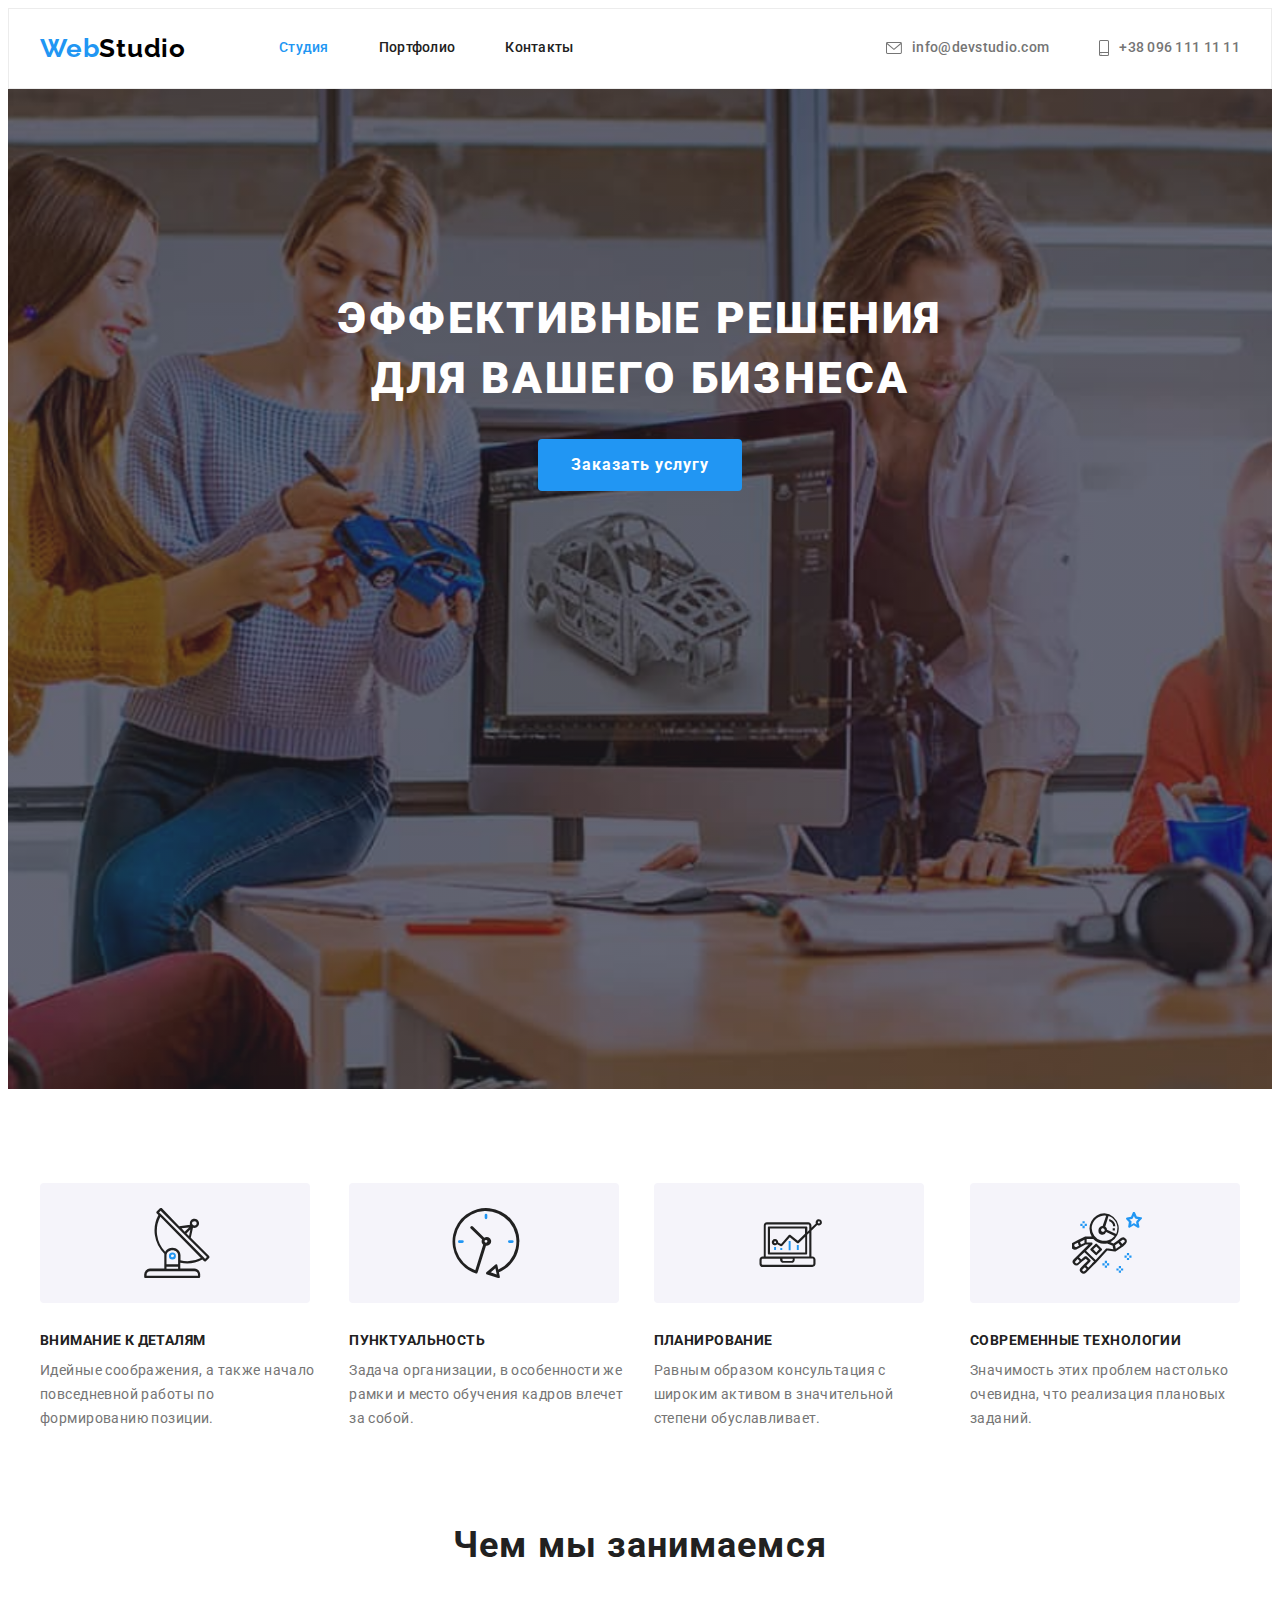
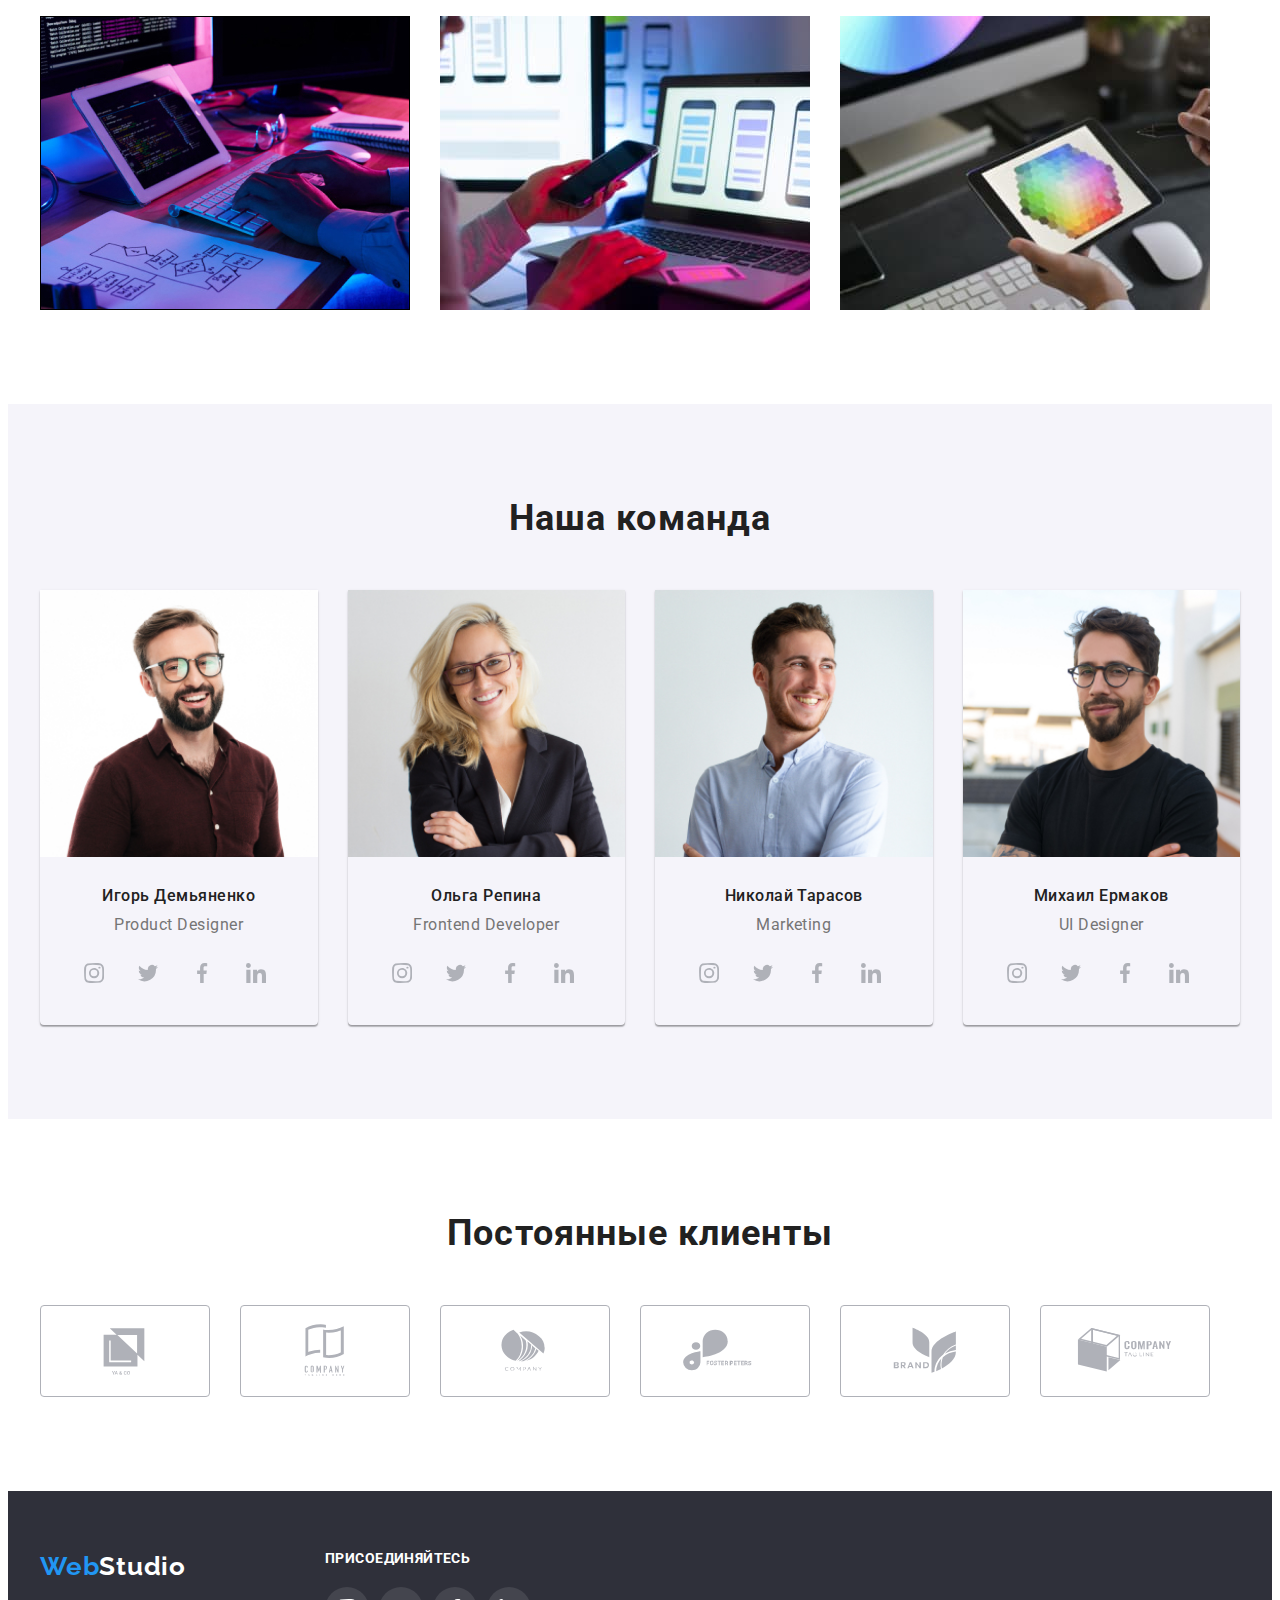
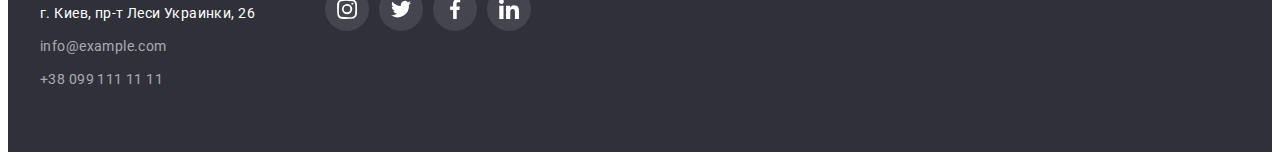
<file: index.html>
<!DOCTYPE html>
<html lang="ru">
<head>
    <meta charset="UTF-8">
    <meta http-equiv="X-UA-Compatible" content="IE=edge">
    <meta name="viewport" content="width=device-width, initial-scale=1.0">
    <title>Document</title>
    
    <link rel="preconnect" href="https://fonts.googleapis.com">
    <link rel="preconnect" href="https://fonts.gstatic.com" crossorigin>
    <link href="https://fonts.googleapis.com/css2?family=Raleway:wght@700&family=Roboto:wght@400;500;700;900&display=swap"
        rel="stylesheet">
    <link rel="stylesheet" href="https://cdnjs.cloudflare.com/ajax/libs/modern-normalize/1.1.0/modern-normalize.min.css"
        integrity="sha512-wpPYUAdjBVSE4KJnH1VR1HeZfpl1ub8YT/NKx4PuQ5NmX2tKuGu6U/JRp5y+Y8XG2tV+wKQpNHVUX03MfMFn9Q=="
        crossorigin="anonymous" referrerpolicy="no-referrer" />

        <link rel="stylesheet" href="./css/styles.css">
    
</head>
<body>
    <header class="header">
        <div class="container main-header">
            <nav class="navigation">
                <a class="header-logo" lang="en" href="#"><span class="text-web">Web</span>Studio</a>
            
                <ul class="header-list list">
                    <li class="header-item"><a href="./index.html" class="header-link current">Студия</a></li>
                    <li class="header-item"><a href="./portfolio.html" class="header-link">Портфолио</a></li>
                    <li class="header-item"><a href="" class="header-link">Контакты</a></li>
                </ul>
            </nav>
            <ul class="contact list">
                <li class="header-item">
                    <a href="mailto:info@devstudio.com" class="header-link-contact">
                        <svg class="icon-mail" width="16" height="12">
                            <use href="./images/icons.svg#icon-envelope"></use>
                        </svg>
                        info@devstudio.com</a>  
                </li>
                <li class="header-item">
                    <a href="tel:+380961111111" class="header-link-contact">
                        <svg class="icon-tel" width="10" height="16">
                            <use href="./images/icons.svg#icon-smartphone"></use>
                        </svg>
                        +38 096 111 11 11</a>
                </li>
            </ul>  
        </div>
    </header>

    <main>

       
        <section class="section hero">
            <div class="container">
                <h1 class="hero-title">Эффективные решения <br/> для вашего бизнеса</h1>
                <button type="button" class="hero-btn">Заказать услугу</button>
            </div>
        </section>

        
        <section class="section"> 
            <div class="container">
                <h2 hidden>Особенности</h2>
                <ul class="advantage-list list">
                    <li class="advantage-item">
                        <div class="advantage"><svg class="icon-advantage" width="70" height="70">
                            <use href="./images/icons.svg#icon-antenna"></use>
                        </svg></div>
                        <h3 class="advantage-title">Внимание к деталям</h3>
                        <p class="advantage-text">Идейные соображения, а также начало повседневной работы по формированию позиции.</p>
                    </li>
                    <li class="advantage-item icon-clock">
                        <div class="advantage"><svg class="icon-advantage" width="70" height="70">
                                <use href="./images/icons.svg#icon-clock"></use>
                            </svg></div>
                        <h3 class="advantage-title">Пунктуальность</h3>
                        <p class="advantage-text">Задача организации, в особенности же рамки и место обучения кадров влечет за собой.</p>
                    </li>
                    <li class="advantage-item icon-diagram">
                        <div class="advantage"><svg class="icon-advantage" width="70" height="70">
                                <use href="./images/icons.svg#icon-diagram"></use>
                            </svg></div>
                        <h3 class="advantage-title">Планирование</h3>
                        <p class="advantage-text">Равным образом консультация с широким активом в значительной степени обуславливает.</p>
                    </li>
                    <li class="advantage-item icon-astronaut">
                        <div class="advantage"><svg class="icon-advantage" width="70" height="70">
                                <use href="./images/icons.svg#icon-astronaut"></use>
                            </svg></div>
                        <h3 class="advantage-title">Современные технологии</h3>
                        <p class="advantage-text">Значимость этих проблем настолько очевидна, что реализация плановых заданий.</p>
                    </li>
                </ul>
            </div>
        </section>

    
        <section class="section no-padding">
            <div class="container">
                <h2 class="product-title">Чем мы занимаемся</h2>
                <ul class="product-list list">
                    <li class="product-item">
                        <img 
                        src="./images/box1.jpg"
                        alt="создание сайта"
                        width="370"
                        height="294"
                        />
                    </li>
                    <li class="product-item">
                        <img 
                        src="./images/box2.jpg"
                        alt="создание мобильной версии"
                        width="370"
                        height="294"
                        />
                    </li>
                    <li class="product-item">
                        <img 
                        src="./images/box3.jpg"
                        alt="тестированте"
                        width="370"
                        height="294"
                        />
                    </li>
                </ul>
            </div>
        </section>

       
        <section class="section team">
            <div class="container">
                <h2 class="team-title">Наша команда</h2>
                <ul class="team-list list">
                    <li class="team-item">
                        <img
                        src="./images/img1.jpg" 
                        alt="члены команды"
                        width="270"
                        height="260"
                        /> 
                        <div class="team-name-content">
                            <h3 class="team-name">Игорь Демьяненко</h3>
                            <p lang="en" class="team-text">Product Designer</p>
                            <ul class="social-team list">
                                <li class="social-item">
                                    <a href="" class="team-social-link">
                                    <svg class="icon-social" width="20" height="20">
                                    <use href="./images/icons.svg#icon-instagram"></use></svg></a></li>
                                <li class="social-item">
                                    <a href="" class="team-social-link">
                                    <svg class="icon-social" width="20" height="20">
                                    <use href="./images/icons.svg#icon-twitter"></use></svg></a></li>
                                <li class="social-item">
                                    <a href="" class="team-social-link">
                                    <svg class="icon-social" width="20" height="20">
                                    <use href="./images/icons.svg#icon-facebook"></use></svg></a></li>
                                <li class="social-item">
                                    <a href="" class="team-social-link">
                                    <svg class="icon-social" width="20" height="20">
                                    <use href="./images/icons.svg#icon-linkedin"></use></svg></a></li>
                            </ul>
                        </div>
                    </li>
                    <li class="team-item">
                        <img 
                        src="./images/img2.jpg"
                        alt="члены команды"
                        width="270"
                        height="260"
                        />
                        <div class="team-name-content">
                            <h3 class="team-name">Ольга Репина</h3>
                            <p lang="en" class="team-text">Frontend Developer</p>
                            <ul class="social-team list">
                                <li class="social-item">
                                    <a href="" class="team-social-link">
                                    <svg class="icon-social" width="20" height="20">
                                    <use href="./images/icons.svg#icon-instagram"></use></svg></a></li>
                                <li class="social-item">
                                    <a href="" class="team-social-link">
                                    <svg class="icon-social" width="20" height="20">
                                    <use href="./images/icons.svg#icon-twitter"></use></svg></a></li>
                                <li class="social-item">
                                    <a href="" class="team-social-link">
                                    <svg class="icon-social" width="20" height="20">
                                    <use href="./images/icons.svg#icon-facebook"></use></svg></a></li>
                                <li class="social-item">
                                    <a href="" class="team-social-link">
                                    <svg class="icon-social" width="20" height="20">
                                    <use href="./images/icons.svg#icon-linkedin"></use></svg></a></li>
                            </ul>
                        </div>
                    </li>
                    <li class="team-item">
                        <img 
                        src="./images/img3.jpg" 
                        alt="члены команды"
                        width="270"
                        height="260"
                        />
                        <div class="team-name-content">
                            <h3 class="team-name">Николай Тарасов</h3>
                            <p lang="en" class="team-text">Marketing</p>
                            <ul class="social-team list">
                                <li class="social-item">
                                    <a href="" class="team-social-link">
                                    <svg class="icon-social" width="20" height="20">
                                    <use href="./images/icons.svg#icon-instagram"></use></svg></a></li>
                                <li class="social-item">
                                    <a href="" class="team-social-link">
                                    <svg class="icon-social" width="20" height="20">
                                    <use href="./images/icons.svg#icon-twitter"></use></svg></a></li>
                                <li class="social-item">
                                    <a href="" class="team-social-link">
                                    <svg class="icon-social" width="20" height="20">
                                    <use href="./images/icons.svg#icon-facebook"></use></svg></a></li>
                                <li class="social-item">
                                    <a href="" class="team-social-link">
                                    <svg class="icon-social" width="20" height="20">
                                    <use href="./images/icons.svg#icon-linkedin"></use></svg></a></li>
                            </ul>
                        </div>
                    </li>
                    <li class="team-item">
                        <img 
                        src="./images/img4.jpg" 
                        alt="члены команды"
                        width="270"
                        height="260"
                        />
                        <div class="team-name-content">
                            <h3 class="team-name">Михаил Ермаков</h3>
                            <p lang="en" class="team-text">UI Designer</p>
                           <ul class="social-team list">
                                <li class="social-item">
                                    <a href="" class="team-social-link">
                                    <svg class="icon-social" width="20" height="20">
                                    <use href="./images/icons.svg#icon-instagram"></use></svg></a></li>
                                <li class="social-item">
                                    <a href="" class="team-social-link">
                                    <svg class="icon-social" width="20" height="20">
                                    <use href="./images/icons.svg#icon-twitter"></use></svg></a></li>
                                <li class="social-item">
                                    <a href="" class="team-social-link">
                                    <svg class="icon-social" width="20" height="20">
                                    <use href="./images/icons.svg#icon-facebook"></use></svg></a></li>
                                <li class="social-item">
                                    <a href="" class="team-social-link">
                                    <svg class="icon-social" width="20" height="20">
                                    <use href="./images/icons.svg#icon-linkedin"></use></svg></a></li>
                            </ul>
                        </div>
                    </li>
                </ul>
            </div>
        </section>

        <section class="section client">
            <div class="container">
                <h2 class="client-title">Постоянные клиенты</h2>
                <ul class="client-list list">
                    <li class="client-item"><a class="client-link" href="">
                        <svg class="icon-client" width="106" height="60">
                        <use href="./images/icons.svg#icon-client1"></use></svg></a></li>
                    <li class="client-item"><a class="client-link" href="">
                        <svg class="icon-client" width="106" height="60">
                        <use href="./images/icons.svg#icon-client2"></use></svg></a></li>
                    <li class="client-item"><a class="client-link" href="">
                         <svg class="icon-client" width="106" height="60">
                        <use href="./images/icons.svg#icon-client3"></use></svg></a></li>
                    <li class="client-item"><a class="client-link" href="">
                         <svg class="icon-client" width="106" height="60">
                        <use href="./images/icons.svg#icon-client4"></use></svg></a></li>
                    <li class="client-item"><a class="client-link" href="">
                         <svg class="icon-client" width="106" height="60">
                        <use href="./images/icons.svg#icon-client5"></use></svg></a></li>
                    <li class="client-item"><a class="client-link" href="">
                         <svg class="icon-client" width="106" height="60">
                        <use href="./images/icons.svg#icon-client6"></use></svg></a></li>
                </ul>
            </div>
        </section>
    </main>

    <footer class="footer">
        <div class="container footer-container">
            <div class="footer-contact">
            <a class="footer-logo" lang="en" href="#"><span class="text-web">Web</span>Studio</a>
            <address>
                <ul class="address list">
                    <li class="address-item">
                        <a href="https://goo.gl/maps/5fkCTM6jAtR8WJ4g7"
                        target="_blank" class="address-link"
                        >г. Киев, пр-т Леси Украинки, 26</a>
                    </li>
                    <li class="address-item">
                        <a href="mailto:info@example.com" class="address-link-contact">info@example.com</a>
                    </li>
                    <li class="address-item">
                        <a href="tel:+380991111111" class="address-link-contact">+38 099 111 11 11</a>
                    </li>
                </ul>
            </address>
            </div>
            <div class="footer-social">
                <h3 class="footer-title">присоединяйтесь</h3>
                <ul class="footer-list list">
                    <li class="footer-social-item"><a href="" class="footer-social-link">
                        <svg class="icon-social" width="20" height="20">
                        <use href="./images/icons.svg#icon-instagram"></use></svg></a></li>
                    <li class="footer-social-item"><a href="" class="footer-social-link">
                        <svg class="icon-social" width="20" height="20">
                        <use href="./images/icons.svg#icon-twitter"></use></svg></a></li>
                    <li class="footer-social-item"><a href="" class="footer-social-link">
                        <svg class="icon-social" width="20" height="20">
                            <use href="./images/icons.svg#icon-facebook"></use></svg></a></li>
                    <li class="footer-social-item"><a href="" class="footer-social-link">
                        <svg class="icon-social" width="20" height="20">
                            <use href="./images/icons.svg#icon-linkedin"></use></svg></a></li>
                </ul>
            </div>
        </div>
        
    </footer>
</body>
</html>
</file>
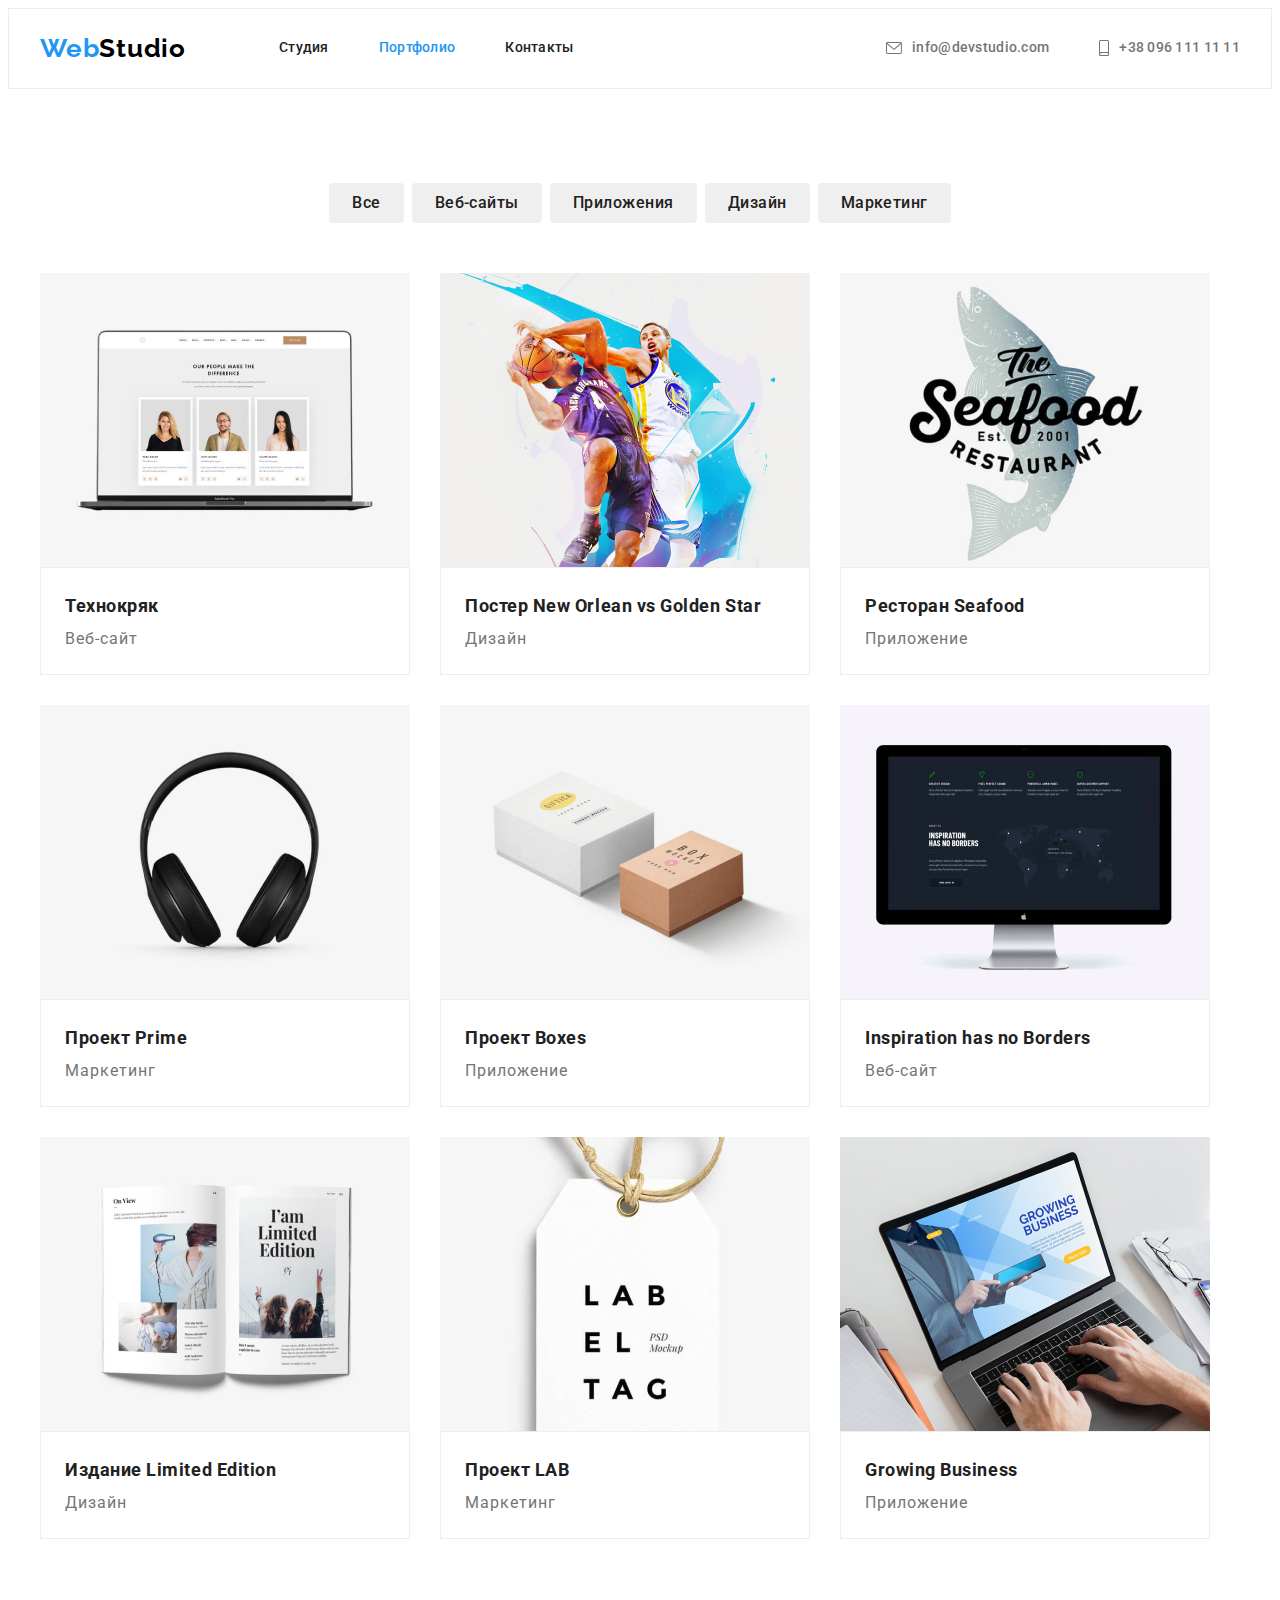
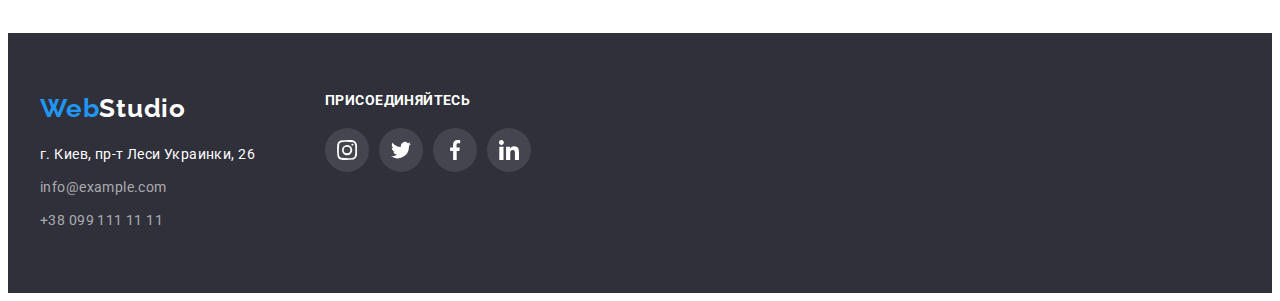
<file: portfolio.html>
<!DOCTYPE html>
<html lang="ru">
<head>
    <meta charset="UTF-8">
    <meta http-equiv="X-UA-Compatible" content="IE=edge">
    <meta name="viewport" content="width=device-width, initial-scale=1.0">
    <title>Document</title>

    <link rel="preconnect" href="https://fonts.googleapis.com">
    <link rel="preconnect" href="https://fonts.gstatic.com" crossorigin>
    <link href="https://fonts.googleapis.com/css2?family=Raleway:wght@700&family=Roboto:wght@400;500;700;900&display=swap"
        rel="stylesheet">
    <link rel="stylesheet" href="https://cdnjs.cloudflare.com/ajax/libs/modern-normalize/1.1.0/modern-normalize.min.css"
        integrity="sha512-wpPYUAdjBVSE4KJnH1VR1HeZfpl1ub8YT/NKx4PuQ5NmX2tKuGu6U/JRp5y+Y8XG2tV+wKQpNHVUX03MfMFn9Q=="
        crossorigin="anonymous" referrerpolicy="no-referrer" />
    <link rel="stylesheet" href="./css/styles.css">
    
</head>
<body>
    <header class="header">
        <div class="container main-header">
            <nav class="navigation">
                <a class="header-logo" lang="en" href="#"><span class="text-web">Web</span>Studio</a>
    
                <ul class="header-list list">
                    <li class="header-item"><a href="./index.html" class="header-link ">Студия</a></li>
                    <li class="header-item"><a href="./portfolio.html" class="header-link current">Портфолио</a></li>
                    <li class="header-item"><a href="" class="header-link">Контакты</a></li>
                </ul>
            </nav>
            <ul class="contact list">
                <li class="header-item">
                    <a href="mailto:info@devstudio.com" class="header-link-contact">
                        <svg class="icon-mail" width="16" height="12">
                            <use href="./images/icons.svg#icon-envelope"></use>
                        </svg>
                        info@devstudio.com</a>
                </li>
                <li class="header-item">
                    <a href="tel:+380961111111" class="header-link-contact">
                        <svg class="icon-tel" width="10" height="16">
                            <use href="./images/icons.svg#icon-smartphone"></use>
                        </svg>
                        +38 096 111 11 11</a>
                </li>
            </ul>
        </div>
    </header>
    <main>

        
        <section class="section">
            <div class="container">
                <h1 hidden>Портфолио</h1>
                <ul class="filter-list list"> 
                    <li class="filter-item"><button type="button" class="filter-btn">Все</button></li>
                    <li class="filter-item"><button type="button" class="filter-btn">Веб-сайты</button></li>
                    <li class="filter-item"><button type="button" class="filter-btn">Приложения</button></li>
                    <li class="filter-item"><button type="button" class="filter-btn">Дизайн</button></li>
                    <li class="filter-item"><button type="button" class="filter-btn">Маркетинг</button></li>
                </ul>

                <ul class="portfolio-list list">
                    <li class="portfolio-item">
                        <a href="" class="portfolio-link">
                            <img src="./images/portf-img-1.jpg"
                            alt="вуб-сайт на ноутбуке"
                            width="370"
                            height="294"/>
                        <div class="portfolio-item-content">
                            <h2 class="portfolio-title">Технокряк</h2>
                            <p class="portfolio-text">Веб-сайт</p>
                        </div>
                        </a>
                    </li>
                    <li class="portfolio-item">
                        <a href="" class="portfolio-link">
                            <img src="./images/portf-img-2.jpg" 
                            alt="баскетбол"
                            width="370"
                            height="294"/>
                        <div class="portfolio-item-content">
                            <h2 class="portfolio-title">Постер New Orlean vs Golden Star</h2>
                            <p class="portfolio-text">Дизайн</p>
                        </div>
                        </a>
                    </li>
                    <li class="portfolio-item">
                        <a href="" class="portfolio-link">
                            <img src="./images/portf-img-3.jpg" 
                            alt="логотип ресторана"
                            width="370"
                            height="294"/>
                        <div class="portfolio-item-content">
                            <h2 class="portfolio-title">Ресторан Seafood</h2>
                            <p class="portfolio-text">Приложение</p>
                        </div>
                        </a>
                    </li>
                    <li class="portfolio-item">
                        <a href="" class="portfolio-link">
                            <img src="./images/portf-img-4.jpg" 
                            alt="наушники"
                            width="370"
                            height="294"/>
                        <div class="portfolio-item-content">
                            <h2 class="portfolio-title">Проект Prime</h2>
                            <p class="portfolio-text">Маркетинг</p>
                        </div>
                        </a>
                    </li>
                    <li class="portfolio-item">
                        <a href="" class="portfolio-link">
                            <img src="./images/portf-img-5.jpg" 
                            alt="коробки"
                            width="370"
                            height="294"/>
                        <div class="portfolio-item-content">
                            <h2 class="portfolio-title">Проект Boxes</h2>
                            <p class="portfolio-text">Приложение</p>
                        </div>
                        </a>
                    </li>
                    <li class="portfolio-item">
                        <a href="" class="portfolio-link">
                            <img src="./images/portf-img-6.jpg" 
                            alt="монитор"
                            width="370"
                            height="294"/>
                        <div class="portfolio-item-content">
                            <h2 class="portfolio-title">Inspiration has no Borders</h2>
                            <p class="portfolio-text">Веб-сайт</p>
                        </div>
                        </a>
                    </li>
                    <li class="portfolio-item">
                        <a href="" class="portfolio-link">
                            <img src="./images/portf-img-7.jpg" 
                            alt="журнал"
                            width="370"
                            height="294"/>
                        <div class="portfolio-item-content">
                            <h2 class="portfolio-title">Издание Limited Edition</h2>
                            <p class="portfolio-text">Дизайн</p>
                        </div>
                        </a>
                    </li>
                    <li class="portfolio-item">
                        <a href="" class="portfolio-link">
                            <img src="./images/portf-img-8.jpg" 
                            alt="бирка"
                            width="370"
                            height="294"/>
                        <div class="portfolio-item-content">
                            <h2 class="portfolio-title">Проект LAB</h2>
                            <p class="portfolio-text">Маркетинг</p>
                        </div>
                        </a>
                    </li>
                    <li class="portfolio-item">
                        <a href="" class="portfolio-link">
                            <img src="./images/portf-img-9.jpg" 
                            alt="приложение на ноуте"
                            width="370"
                            height="294"/>
                        <div class="portfolio-item-content">
                            <h2 class="portfolio-title">Growing Business</h2>
                            <p class="portfolio-text">Приложение</p>
                        </div>
                        </a>
                    </li>
                </ul>
            </div>
        </section>
    </main>
    
    <footer class="footer">
        <div class="container footer-container">
            <div class="footer-contact">
                <a class="footer-logo" lang="en" href="#"><span class="text-web">Web</span>Studio</a>
                <address>
                    <ul class="address list">
                        <li class="address-item">
                            <a href="https://goo.gl/maps/5fkCTM6jAtR8WJ4g7" target="_blank" class="address-link">г. Киев,
                                пр-т Леси Украинки, 26</a>
                        </li>
                        <li class="address-item">
                            <a href="mailto:info@example.com" class="address-link-contact">info@example.com</a>
                        </li>
                        <li class="address-item">
                            <a href="tel:+380991111111" class="address-link-contact">+38 099 111 11 11</a>
                        </li>
                    </ul>
                </address>
            </div>
            <div class="footer-social">
                <h3 class="footer-title">присоединяйтесь</h3>
                <ul class="footer-list list">
                    <li class="footer-social-item"><a href="" class="footer-social-link">
                        <svg class="icon-social" width="20" height="20">
                        <use href="./images/icons.svg#icon-instagram"></use></svg></a></li>
                    <li class="footer-social-item"><a href="" class="footer-social-link">
                        <svg class="icon-social" width="20" height="20">
                        <use href="./images/icons.svg#icon-twitter"></use></svg></a></li>
                    <li class="footer-social-item"><a href="" class="footer-social-link">
                        <svg class="icon-social" width="20" height="20">
                            <use href="./images/icons.svg#icon-facebook"></use></svg></a></li>
                    <li class="footer-social-item"><a href="" class="footer-social-link">
                        <svg class="icon-social" width="20" height="20">
                            <use href="./images/icons.svg#icon-linkedin"></use></svg></a></li>
                </ul>
            </div>
        </div>
    
    </footer>
</body>
</html>
</file>
<file: css/styles.css>
:root {
  --header-text-color: #212121;
  --accent-text-color: #2196f3;
  --first-title-color: #212121;
  --first-text-color: #757575;
  --first-btn-color: #212121;
  --second-btn-color: #ffffff;
  --social-hover-color: #ffffff;
}

p,
h1,
h2,
h3,
h4,
h5,
h6 {
  margin: 0;
}

ul {
  margin: 0;
  padding: 0;
}

img {
  display: block;
  width: 100%;
  height: auto;
}

button {
  font-family: inherit;
  cursor: pointer;
  border-radius: 4px;
  border: 1px solid transparent;
  display: inline-block;
  align-items: center;
  text-align: center;
}

body {
  font-family: "Roboto", sans-serif;
}

.list {
  list-style: none;
}

a {
  text-decoration: none;
}

.container {
  width: 1200px;
  padding-left: 15px;
  padding-right: 15px;
  margin: 0 auto;
}

.section {
  padding-top: 94px;
  padding-bottom: 94px;
}

.section.no-padding {
  padding-top: 0;
}

/*-----------HEADER-----------*/

.header {
  background-color: #ffffff;
  padding-top: 24px;
  padding-bottom: 24px;
  border: 1px solid #ececec;
}
.main-header {
  display: flex;
  align-items: center;
}
.navigation {
  display: flex;
  align-items: center;
}
.header-logo {
  font-family: "Raleway", sans-serif;
  font-weight: 700;
  font-size: 26px;
  line-height: 1.19;
  letter-spacing: 0.03em;
  color: #000000;
  margin-right: 93px;
}
.text-web {
  color: #2196f3;
}

.header-list {
  display: flex;
}
.header-list .header-item:not(:last-child) {
  margin-right: 50px;
}
.header-list .header-link {
  display: block;

  font-weight: 500;
  font-size: 14px;
  line-height: 1.14;
  letter-spacing: 0.02em;
  color: var(--header-text-color);
}
.header-link:hover,
.header-link:focus {
  color: var(--accent-text-color);
}
.header-list .header-link.current {
  color: var(--accent-text-color);
}
.header-link-contact {
  display: flex;
  align-items: center;
  font-weight: 500;
  font-size: 14px;
  line-height: 1.14;
  letter-spacing: 0.02em;
  color: #757575;
}
.header-link-contact:hover,
.header-link-contact:focus {
  color: var(--accent-text-color);
}
.contact {
  display: flex;
  margin-left: auto;
}

.contact .header-item:not(:last-child) {
  margin-right: 50px;
}
.icon-mail,
.icon-tel {
  margin-right: 10px;
  fill: currentColor;
}

/*-----------HERO-----------*/

.hero {
  max-width: 1600px;
  height: 600px;
  left: 0px;
  top: 80px;
  background-image: linear-gradient(
      to right,
      rgba(47, 48, 58, 0.4),
      rgba(47, 48, 58, 0.4)
    ),
    url(../images/hero-img.jpg);
  background-color: #c4c4c4;
  background-repeat: no-repeat;
  background-position: center;
  background-size: cover;
  padding-top: 200px;
  padding-bottom: 200px;
  text-align: center;
}
.hero-title {
  font-weight: 900;
  font-size: 44px;
  line-height: 1.36;

  letter-spacing: 0.06em;
  text-transform: uppercase;
  color: #ffffff;
  margin-bottom: 30px;
}
.hero-btn {
  font-weight: 700;
  font-size: 16px;
  line-height: 1.87;
  letter-spacing: 0.06em;
  background-color: var(--accent-text-color);
  color: var(--second-btn-color);
  padding: 10px 32px;
}

/*-----------ADVANTAGE-----------*/

.advantage-list {
  display: flex;
  align-items: center;
}
.advantage-list .advantage-item:not(:last-child) {
  margin-right: 30px;
}
.advantage {
  height: 120px;
  width: 270px;
  border-radius: 4px;
  background-color: #f5f4fa;
  margin-bottom: 30px;
}
.icon-advantage {
  margin: 25px 102px;
}

.advantage-title {
  font-size: 14px;
  line-height: 1.14;
  letter-spacing: 0.03em;
  text-transform: uppercase;
  color: var(--first-title-color);
  margin-bottom: 10px;
}
.advantage-text {
  font-size: 14px;
  line-height: 1.71;
  letter-spacing: 0.03em;
  color: var(--first-text-color);
}

/*-----------PRODUCT-----------*/

.product-title {
  font-size: 36px;
  line-height: 1.16;
  text-align: center;
  letter-spacing: 0.03em;
  color: var(--first-title-color);
  margin-bottom: 50px;
}
.product-list {
  display: flex;
}
.product-item + .product-item {
  margin-left: 30px;
}

/*-------------TEAM------------*/

.team {
  background: #f5f4fa;
}
.team-title {
  font-size: 36px;
  line-height: 1.16;
  text-align: center;
  letter-spacing: 0.03em;
  color: var(--first-title-color);
  margin-bottom: 50px;
}
.team-list {
  display: flex;
  margin-left: -30px;
}
.team-item {
  flex-basis: calc(100% / 4 - 30px);
  margin-left: 30px;
  box-shadow: 0px 1px 3px rgba(0, 0, 0, 0.12), 0px 1px 1px rgba(0, 0, 0, 0.14),
    0px 2px 1px rgba(0, 0, 0, 0.2);
  border-radius: 0px 0px 4px 4px;
}

.team-name-content {
  padding-top: 30px;
  padding-bottom: 30px;
}

.team-name {
  font-weight: 500;
  font-size: 16px;
  line-height: 1.18;
  text-align: center;
  letter-spacing: 0.03em;
  color: var(--first-title-color);
  margin-bottom: 10px;
}
.team-text {
  font-size: 16px;
  line-height: 1.18;
  text-align: center;
  letter-spacing: 0.03em;
  color: var(--first-text-color);
  margin-bottom: 16px;
}
.social-team {
  display: flex;
  margin-left: 32px;
  margin-right: 32px;
}

.social-item + .social-item {
  margin-left: 10px;
}
.team-social-link {
  display: flex;
  align-items: center;
  justify-content: center;
  width: 44px;
  height: 44px;

  border-radius: 50px;
  color: #afb1b8;
}
.team-social-link:hover,
.team-social-link:focus {
  color: #ffffff;
  background-color: var(--accent-text-color);
}
.icon-social {
  fill: currentColor;
}
.icon-social:hover,
.icon-social:focus {
  fill: var(--social-hover-color);
}
/* ------------CLIENT------------ */
.client {
  padding-top: 100;
  padding-bottom: 88;
}
.client-title {
  font-size: 36px;
  line-height: 1.16;
  text-align: center;
  letter-spacing: 0.03em;
  color: var(--first-title-color);
  margin-bottom: 50px;
}
.client-list {
  display: flex;
}
.client-item + .client-item {
  margin-left: 30px;
}
.client-link {
  display: flex;
  align-items: center;
  justify-content: center;
  width: 170px;
  height: 92px;
  border: 1px solid #afb1b8;
  box-sizing: border-box;
  border-radius: 4px;
  color: #afb1b8;
}
.client-link:hover,
.client-link:focus {
  color: var(--accent-text-color);
  border-color: var(--accent-text-color);
}
.icon-client {
  fill: currentColor;
}
.icon-client:hover,
.icon-client:focus {
  fill: var(--accent-text-color);
}

/*-------------FOOTER------------*/

.footer {
  background-color: #2f303a;
  padding-top: 60px;
  padding-bottom: 60px;
}
.footer-container {
  display: flex;
}
.footer-logo {
  font-family: "Raleway", sans-serif;
  font-weight: 700;
  font-size: 26px;
  line-height: 1.19;
  letter-spacing: 0.03em;
  display: block;
  color: #ffffff;
  margin-bottom: 20px;
}
.address {
  font-style: normal;
}
.address-item {
  margin-bottom: 9px;
}
.address-item:last-child {
  margin-bottom: 0;
}
.address-link {
  font-size: 14px;
  line-height: 1.71;
  letter-spacing: 0.03em;
  color: #ffffff;
}
.address-link:hover,
.address-link:focus {
  color: var(--accent-text-color);
}
.address-link-contact {
  font-size: 14px;
  line-height: 1.71;
  letter-spacing: 0.03em;
  color: rgba(255, 255, 255, 0.6);
}
.address-link-contact:hover,
.address-link-contact:focus {
  color: var(--accent-text-color);
}
.footer-social {
  margin-left: 70px;
}
.footer-title {
  font-size: 14px;
  line-height: 1.14;
  letter-spacing: 0.03em;
  text-transform: uppercase;
  color: #fff;
  margin-bottom: 20px;
}
.footer-list {
  display: flex;
}

.footer-social-item + .footer-social-item {
  margin-left: 10px;
}
.footer-social-link {
  display: flex;
  align-items: center;
  justify-content: center;
  width: 44px;
  height: 44px;

  border-radius: 50px;
  color: #fff;
  background: rgba(255, 255, 255, 0.1);
}
.footer-social-link:hover,
.footer-social-link:focus {
  color: #fff;
  background-color: var(--accent-text-color);
}
.icon-social {
  fill: currentColor;
}
.icon-social:hover,
.icon-social:focus {
  fill: var(--social-hover-color);
}

/*-------------PORTFOLIO-----------*/

.filter-list {
  display: flex;
  justify-content: center;
  margin-bottom: 50px;
}
.filter-list .filter-item:not(:last-child) {
  margin-right: 8px;
}
.filter-btn {
  font-weight: 500;
  font-size: 16px;
  line-height: 1.62;
  text-align: center;
  letter-spacing: 0.03em;
  cursor: pointer;
  color: var(--first-btn-color);
  padding: 6px 22px;
}
.filter-btn:hover,
.filter-btn:focus {
  background-color: var(--accent-text-color);
  color: var(--second-btn-color);
  box-shadow: 0px 3px 1px rgba(0, 0, 0, 0.1), 0px 1px 2px rgba(0, 0, 0, 0.08),
    0px 2px 2px rgba(0, 0, 0, 0.12);
}
.portfolio-list {
  display: flex;
  flex-wrap: wrap;
}
.portfolio-item {
  flex-basis: calc(100% / 3 - 30px);
  margin-left: 30px;
  margin-bottom: 30px;
}
.portfolio-item:nth-child(3n + 1) {
  margin-left: 0;
}
.portfolio-item:nth-last-child(-n + 3) {
  margin-bottom: 0;
}
.portfolio-title {
  font-size: 18px;
  line-height: 2;
  letter-spacing: 0.03em;
  color: var(--first-title-color);
}
.portfolio-text {
  font-size: 16px;
  line-height: 1.87;
  letter-spacing: 0.06em;
  color: var(--first-text-color);
}
.portfolio-item-content {
  border: 1px solid #eeeeee;
  padding: 20px 24px;
}
.portfolio-link {
  display: block;
}
.portfolio-link:hover,
.portfolio-link:focus {
  box-shadow: 0px 1px 1px rgba(0, 0, 0, 0.12), 0px 4px 4px rgba(0, 0, 0, 0.06),
    1px 4px 6px rgba(0, 0, 0, 0.16);
}
</file>
